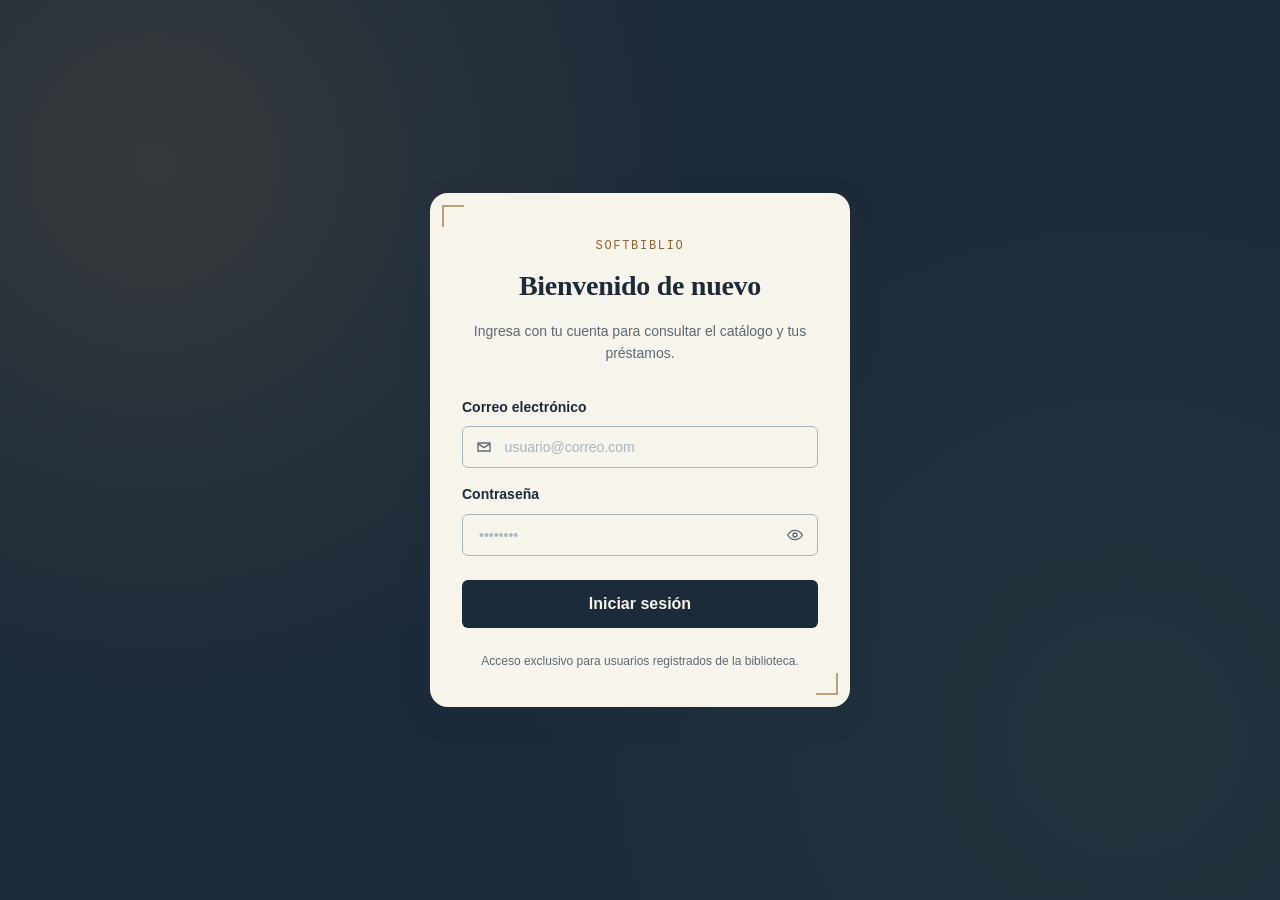
<file: index.html>
<!DOCTYPE html>
<html lang="es">
<head>
  <meta charset="UTF-8">
  <meta http-equiv="refresh" content="0; url=src/app/auth/index.html">
  <title>SoftBiblio</title>
</head>
<body>
  <p>SoftBiblio…
    Si no ocurre, <a href="src/app/auth/index.html">haz clic aquí</a>.</p>
</body>
</html>
</file>
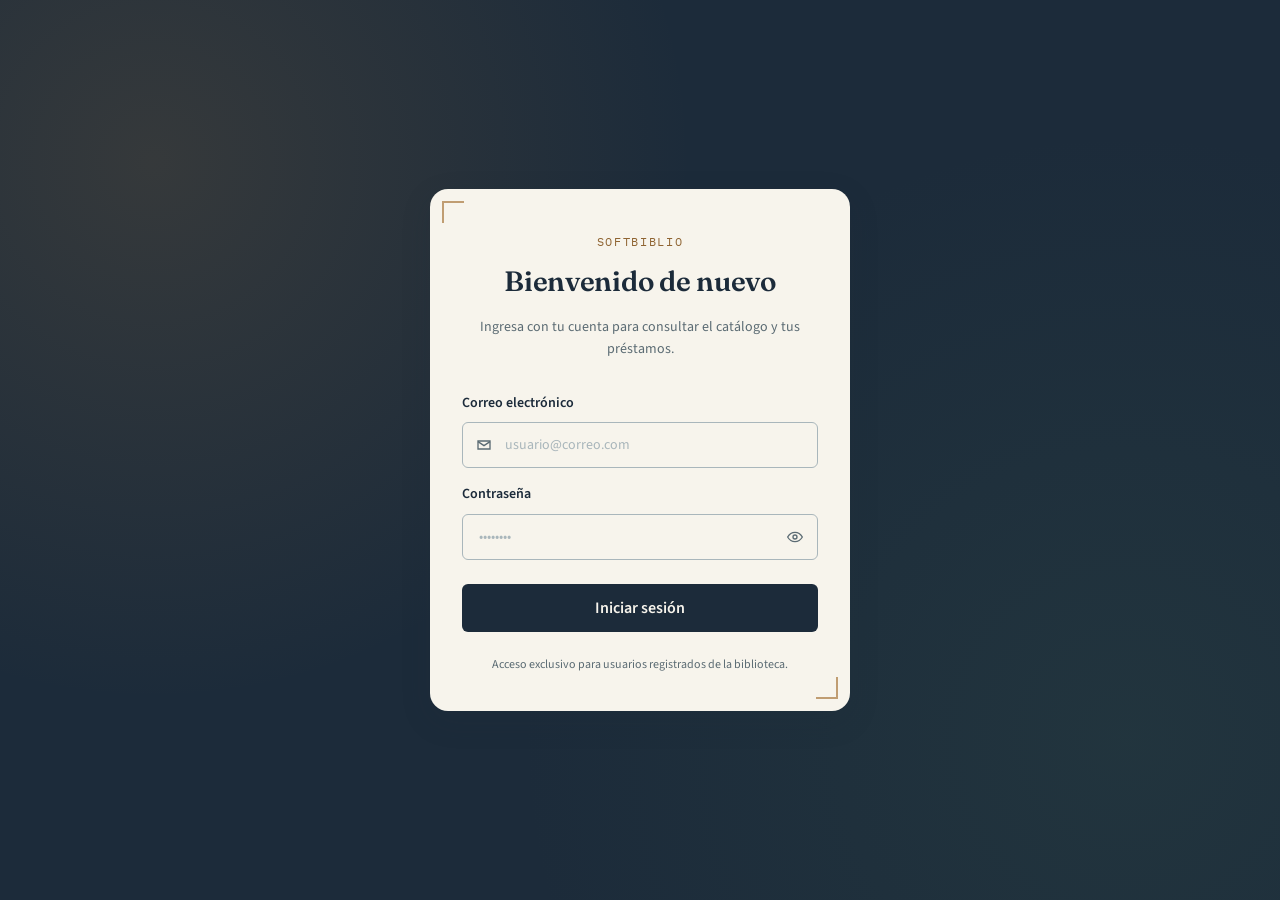
<file: src/app/auth/index.html>
<!DOCTYPE html>
<html lang="es">
<head>
<meta charset="UTF-8">
<meta name="viewport" content="width=device-width, initial-scale=1.0">
<title>SoftBiblio · Iniciar sesión</title>
<link rel="preconnect" href="https://fonts.googleapis.com">
<link href="https://fonts.googleapis.com/css2?family=Fraunces:wght@500;600&family=Source+Sans+3:wght@400;600;700&family=IBM+Plex+Mono:wght@500;700&display=swap" rel="stylesheet">
<link rel="stylesheet" href="../../styles/globals.css">
</head>
<body>
  <main class="auth-shell">
    <section class="auth-card">
      <p class="eyebrow auth-card__eyebrow">SoftBiblio</p>
      <h1 class="auth-card__title">Bienvenido de nuevo</h1>
      <p class="auth-card__subtitle">Ingresa con tu cuenta para consultar el catálogo y tus préstamos.</p>

      <div class="auth-alert" id="authAlert" role="alert"></div>

      <form id="authForm" novalidate>
        <div class="field" id="emailField" style="margin-bottom: var(--space-4);">
          <label class="field-label" for="email">Correo electrónico</label>
          <div class="field-wrap">
            <span class="field-icon" aria-hidden="true">
              <svg width="16" height="16" viewBox="0 0 24 24" fill="none" stroke="currentColor" stroke-width="2"><path d="M3 6h18v12H3z"/><path d="m3 7 9 6 9-6"/></svg>
            </span>
            <input class="input has-icon-left" type="email" id="email" name="email" placeholder="usuario@correo.com" autocomplete="username">
          </div>
          <span class="field-error" id="emailError"></span>
        </div>

        <div class="field" id="passwordField" style="margin-bottom: var(--space-5);">
          <label class="field-label" for="password">Contraseña</label>
          <div class="field-wrap">
            <input class="input has-icon-right" type="password" id="password" name="password" placeholder="••••••••" autocomplete="current-password">
            <button class="field-action" type="button" id="togglePassword" aria-label="Mostrar contraseña">
              <svg width="16" height="16" viewBox="0 0 24 24" fill="none" stroke="currentColor" stroke-width="2"><path d="M1 12s4-7 11-7 11 7 11 7-4 7-11 7-11-7-11-7Z"/><circle cx="12" cy="12" r="3"/></svg>
            </button>
          </div>
          <span class="field-error" id="passwordError"></span>
        </div>

        <button class="btn btn-primary btn-block btn-lg" type="submit" id="submitBtn">
          <span class="btn-spinner" id="submitSpinner" style="display: none;" aria-hidden="true"></span>
          <span id="submitLabel">Iniciar sesión</span>
        </button>
      </form>

      <p class="auth-foot">Acceso exclusivo para usuarios registrados de la biblioteca.</p>
    </section>
  </main>

  <script type="module" src="../../features/auth/controllers/useAuth.js"></script>
</body>
</html>
</file>
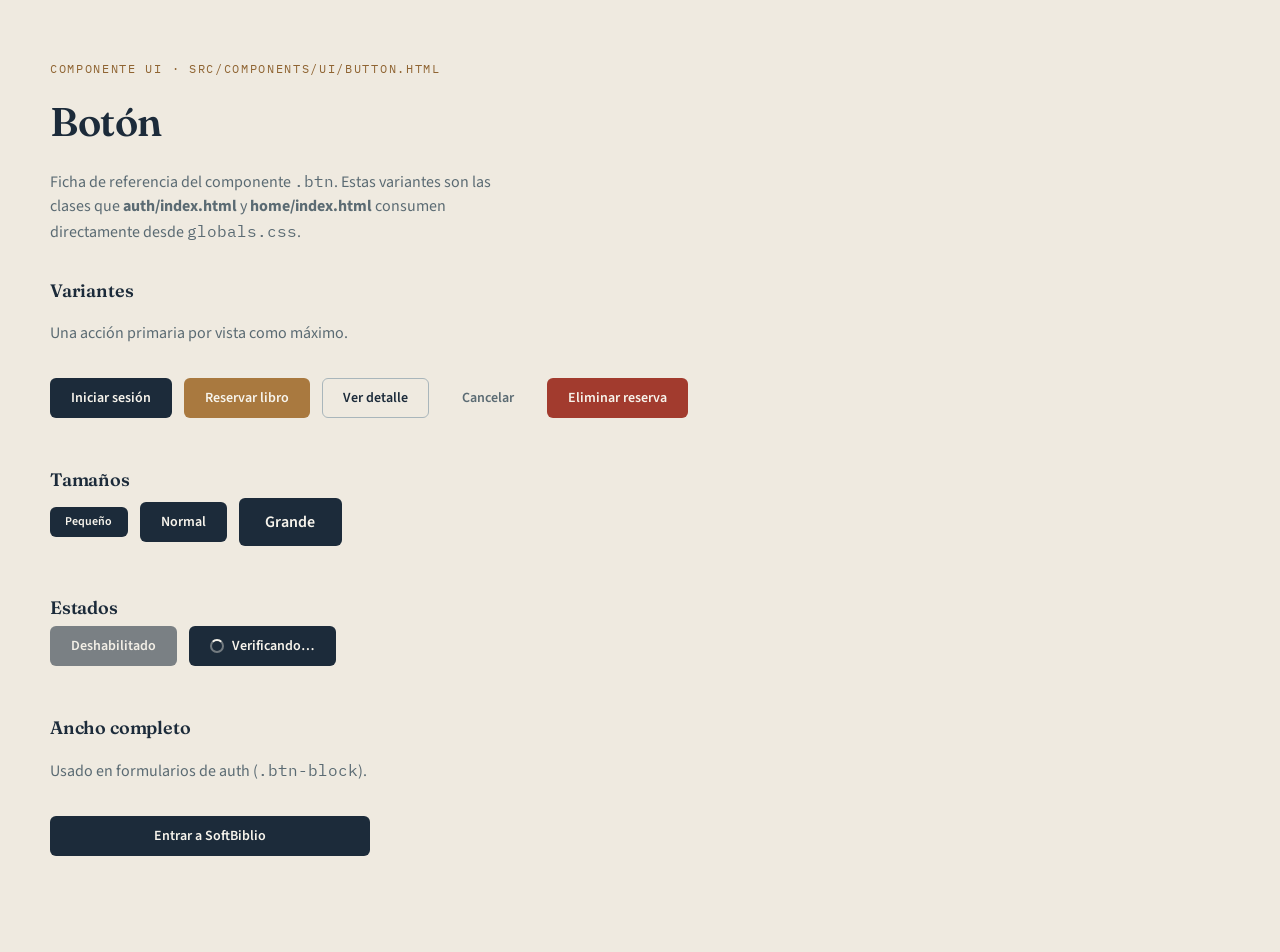
<file: src/components/ui/button.html>
<!DOCTYPE html>
<html lang="es">
<head>
<meta charset="UTF-8">
<meta name="viewport" content="width=device-width, initial-scale=1.0">
<title>SoftBiblio · Componente: Botón</title>
<link rel="preconnect" href="https://fonts.googleapis.com">
<link href="https://fonts.googleapis.com/css2?family=Fraunces:wght@500;600&family=Source+Sans+3:wght@400;600;700&family=IBM+Plex+Mono:wght@500;700&display=swap" rel="stylesheet">
<link rel="stylesheet" href="../../styles/globals.css">
<style>
  .showcase { padding: var(--space-7) 0; }
  .showcase h1 { font-size: var(--text-3xl); margin-bottom: var(--space-2); }
  .showcase p.text-muted { margin-bottom: var(--space-6); max-width: 60ch; }
  .swatch-group { margin-bottom: var(--space-7); }
  .swatch-group h2 { font-size: var(--text-lg); margin-bottom: var(--space-1); }
  .swatch-group .desc { margin-bottom: var(--space-4); }
  .row { display: flex; flex-wrap: wrap; align-items: center; }
</style>
</head>
<body>
  <div class="container showcase">
    <p class="eyebrow">Componente UI · src/components/ui/button.html</p>
    <h1>Botón</h1>
    <p class="text-muted">
      Ficha de referencia del componente <code class="font-mono">.btn</code>. Estas variantes
      son las clases que <strong>auth/index.html</strong> y <strong>home/index.html</strong>
      consumen directamente desde <code class="font-mono">globals.css</code>.
    </p>

    <section class="swatch-group">
      <h2>Variantes</h2>
      <p class="desc text-muted">Una acción primaria por vista como máximo.</p>
      <div class="row gap-3">
        <button class="btn btn-primary">Iniciar sesión</button>
        <button class="btn btn-brass">Reservar libro</button>
        <button class="btn btn-outline">Ver detalle</button>
        <button class="btn btn-ghost">Cancelar</button>
        <button class="btn btn-danger">Eliminar reserva</button>
      </div>
    </section>

    <section class="swatch-group">
      <h2>Tamaños</h2>
      <div class="row gap-3">
        <button class="btn btn-primary btn-sm">Pequeño</button>
        <button class="btn btn-primary">Normal</button>
        <button class="btn btn-primary btn-lg">Grande</button>
      </div>
    </section>

    <section class="swatch-group">
      <h2>Estados</h2>
      <div class="row gap-3">
        <button class="btn btn-primary" disabled>Deshabilitado</button>
        <button class="btn btn-primary" id="btnLoading">
          <span class="btn-spinner" aria-hidden="true"></span> Verificando…
        </button>
      </div>
    </section>

    <section class="swatch-group">
      <h2>Ancho completo</h2>
      <p class="desc text-muted">Usado en formularios de auth (<code class="font-mono">.btn-block</code>).</p>
      <div style="max-width: 320px;">
        <button class="btn btn-primary btn-block">Entrar a SoftBiblio</button>
      </div>
    </section>
  </div>
</body>
</html>
</file>
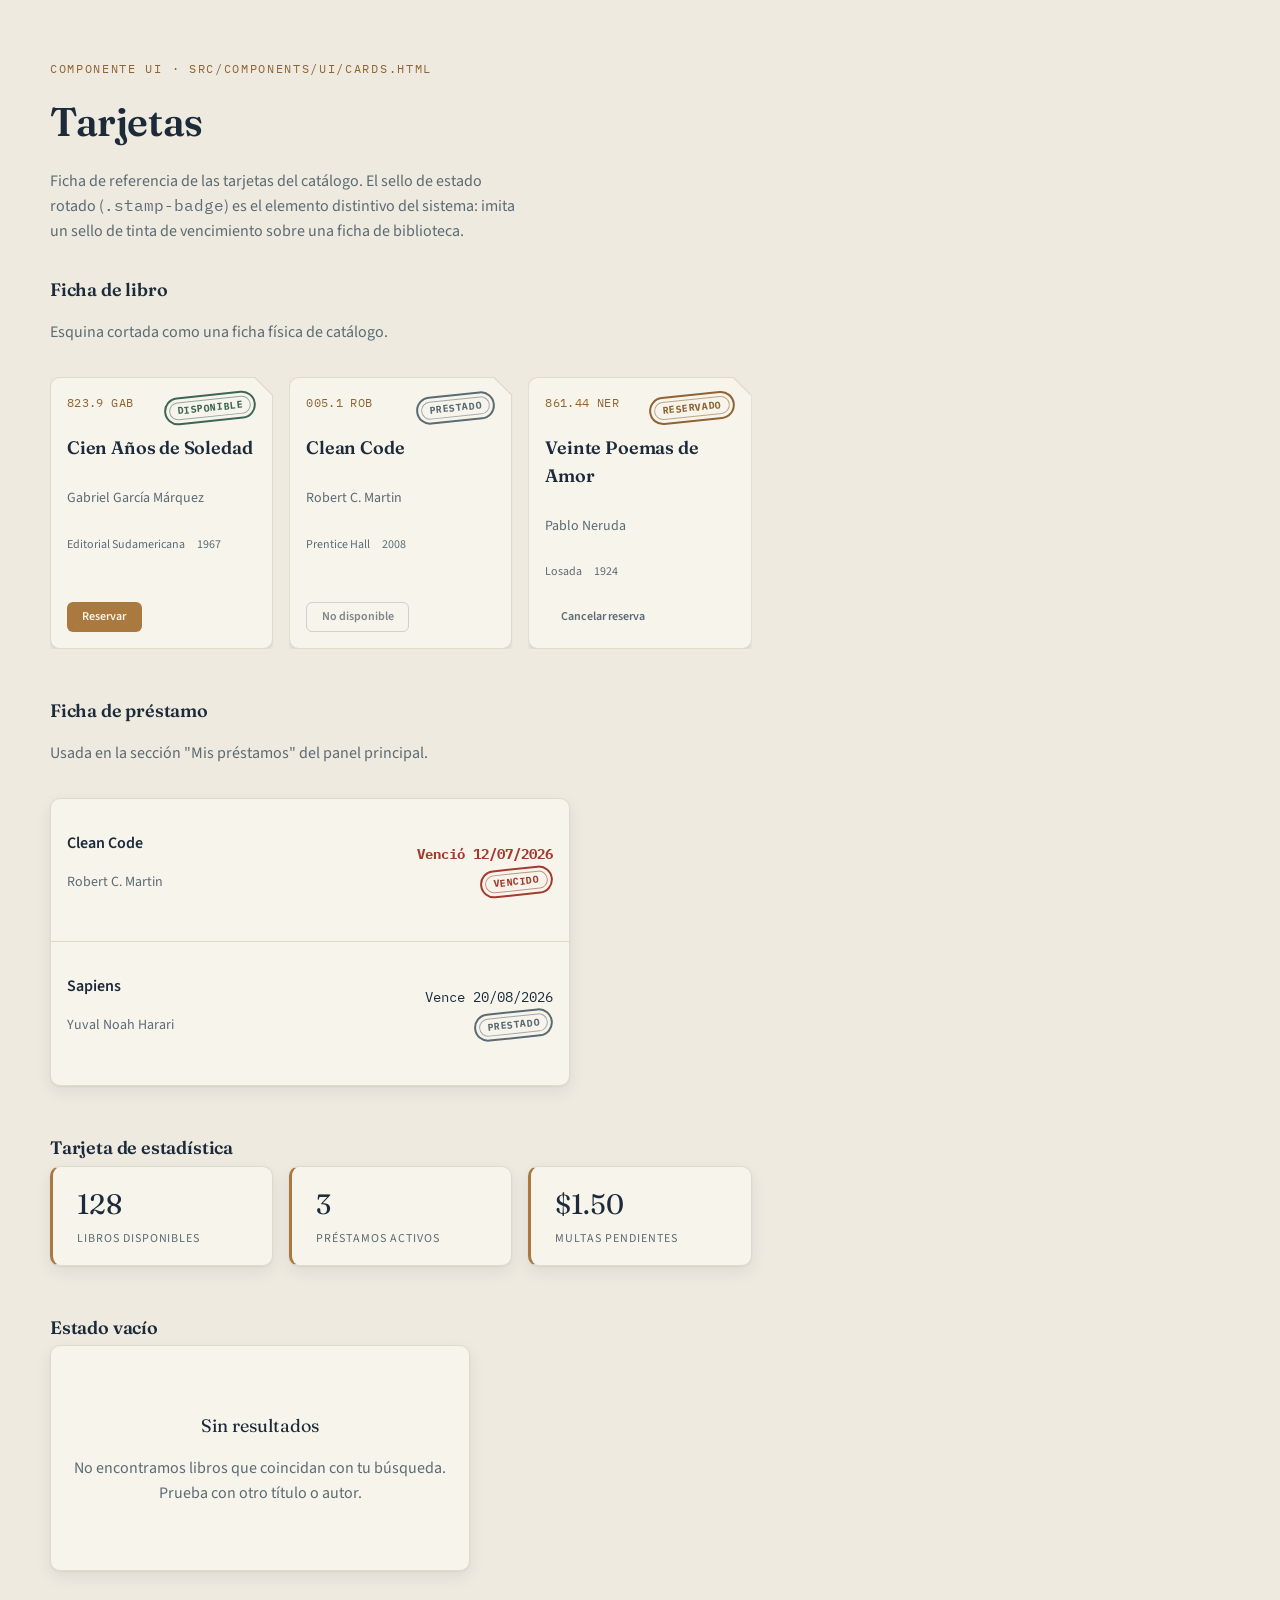
<file: src/components/ui/cards.html>
<!DOCTYPE html>
<html lang="es">
<head>
<meta charset="UTF-8">
<meta name="viewport" content="width=device-width, initial-scale=1.0">
<title>SoftBiblio · Componente: Tarjetas</title>
<link rel="preconnect" href="https://fonts.googleapis.com">
<link href="https://fonts.googleapis.com/css2?family=Fraunces:wght@500;600&family=Source+Sans+3:wght@400;600;700&family=IBM+Plex+Mono:wght@500;700&display=swap" rel="stylesheet">
<link rel="stylesheet" href="../../styles/globals.css">
<style>
  .showcase { padding: var(--space-7) 0; }
  .showcase h1 { font-size: var(--text-3xl); margin-bottom: var(--space-2); }
  .showcase p.text-muted { margin-bottom: var(--space-6); max-width: 60ch; }
  .swatch-group { margin-bottom: var(--space-7); }
  .swatch-group h2 { font-size: var(--text-lg); margin-bottom: var(--space-1); }
  .swatch-group .desc { margin-bottom: var(--space-4); }
  .demo-grid { display: grid; grid-template-columns: repeat(auto-fill, minmax(220px, 1fr)); gap: var(--space-4); }
</style>
</head>
<body>
  <div class="container showcase">
    <p class="eyebrow">Componente UI · src/components/ui/cards.html</p>
    <h1>Tarjetas</h1>
    <p class="text-muted">
      Ficha de referencia de las tarjetas del catálogo. El sello de estado rotado
      (<code class="font-mono">.stamp-badge</code>) es el elemento distintivo del sistema:
      imita un sello de tinta de vencimiento sobre una ficha de biblioteca.
    </p>

    <section class="swatch-group">
      <h2>Ficha de libro</h2>
      <p class="desc text-muted">Esquina cortada como una ficha física de catálogo.</p>
      <div class="demo-grid">
        <article class="card book-card">
          <div class="book-card__top">
            <span class="book-card__call">823.9 GAB</span>
            <span class="stamp-badge stamp-disponible">Disponible</span>
          </div>
          <h3 class="book-card__title">Cien Años de Soledad</h3>
          <p class="book-card__author">Gabriel García Márquez</p>
          <div class="book-card__meta"><span>Editorial Sudamericana</span><span>1967</span></div>
          <div class="book-card__foot">
            <button class="btn btn-brass btn-sm">Reservar</button>
          </div>
        </article>

        <article class="card book-card">
          <div class="book-card__top">
            <span class="book-card__call">005.1 ROB</span>
            <span class="stamp-badge stamp-prestado">Prestado</span>
          </div>
          <h3 class="book-card__title">Clean Code</h3>
          <p class="book-card__author">Robert C. Martin</p>
          <div class="book-card__meta"><span>Prentice Hall</span><span>2008</span></div>
          <div class="book-card__foot">
            <button class="btn btn-outline btn-sm" disabled>No disponible</button>
          </div>
        </article>

        <article class="card book-card">
          <div class="book-card__top">
            <span class="book-card__call">861.44 NER</span>
            <span class="stamp-badge stamp-reservado">Reservado</span>
          </div>
          <h3 class="book-card__title">Veinte Poemas de Amor</h3>
          <p class="book-card__author">Pablo Neruda</p>
          <div class="book-card__meta"><span>Losada</span><span>1924</span></div>
          <div class="book-card__foot">
            <button class="btn btn-ghost btn-sm">Cancelar reserva</button>
          </div>
        </article>
      </div>
    </section>

    <section class="swatch-group">
      <h2>Ficha de préstamo</h2>
      <p class="desc text-muted">Usada en la sección "Mis préstamos" del panel principal.</p>
      <div class="card" style="max-width: 520px;">
        <div class="loan-card">
          <div>
            <p style="font-weight:600;">Clean Code</p>
            <p class="text-muted" style="font-size:var(--text-sm);">Robert C. Martin</p>
          </div>
          <div class="stack" style="align-items:flex-end; gap:2px;">
            <span class="loan-card__due is-late">Venció 12/07/2026</span>
            <span class="stamp-badge stamp-vencido">Vencido</span>
          </div>
        </div>
        <div class="loan-card">
          <div>
            <p style="font-weight:600;">Sapiens</p>
            <p class="text-muted" style="font-size:var(--text-sm);">Yuval Noah Harari</p>
          </div>
          <div class="stack" style="align-items:flex-end; gap:2px;">
            <span class="loan-card__due">Vence 20/08/2026</span>
            <span class="stamp-badge stamp-prestado">Prestado</span>
          </div>
        </div>
      </div>
    </section>

    <section class="swatch-group">
      <h2>Tarjeta de estadística</h2>
      <div class="demo-grid">
        <div class="card stat-card">
          <span class="stat-card__value">128</span>
          <span class="stat-card__label">Libros disponibles</span>
        </div>
        <div class="card stat-card">
          <span class="stat-card__value">3</span>
          <span class="stat-card__label">Préstamos activos</span>
        </div>
        <div class="card stat-card">
          <span class="stat-card__value">$1.50</span>
          <span class="stat-card__label">Multas pendientes</span>
        </div>
      </div>
    </section>

    <section class="swatch-group">
      <h2>Estado vacío</h2>
      <div class="card empty-state" style="max-width: 420px;">
        <p class="empty-state__title">Sin resultados</p>
        <p>No encontramos libros que coincidan con tu búsqueda. Prueba con otro título o autor.</p>
      </div>
    </section>
  </div>
</body>
</html>
</file>
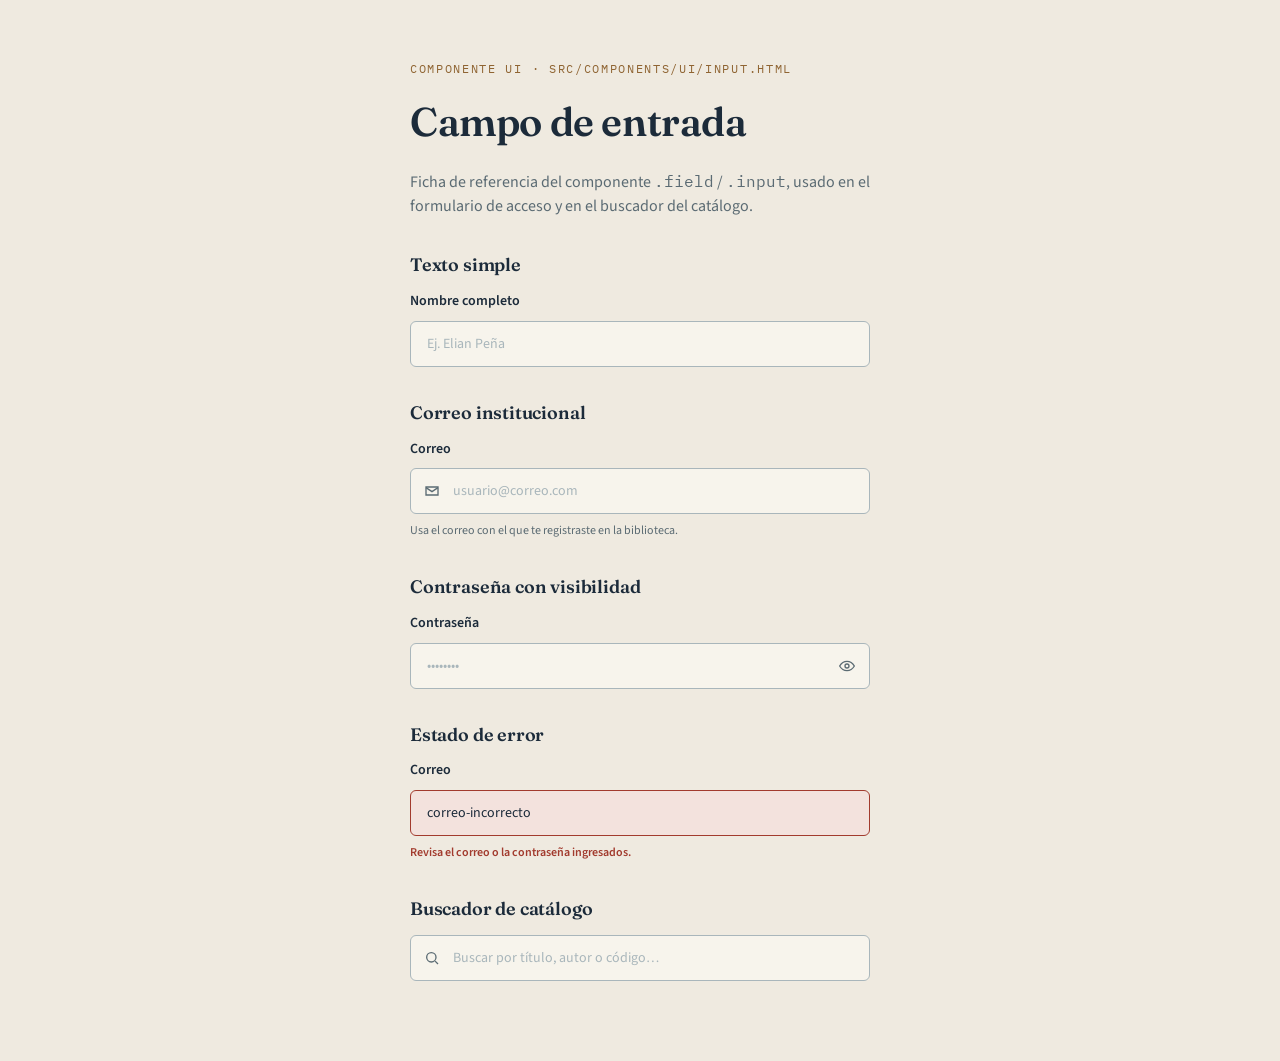
<file: src/components/ui/input.html>
<!DOCTYPE html>
<html lang="es">
<head>
<meta charset="UTF-8">
<meta name="viewport" content="width=device-width, initial-scale=1.0">
<title>SoftBiblio · Componente: Campo de entrada</title>
<link rel="preconnect" href="https://fonts.googleapis.com">
<link href="https://fonts.googleapis.com/css2?family=Fraunces:wght@500;600&family=Source+Sans+3:wght@400;600;700&family=IBM+Plex+Mono:wght@500;700&display=swap" rel="stylesheet">
<link rel="stylesheet" href="../../styles/globals.css">
<style>
  .showcase { padding: var(--space-7) 0; max-width: 460px; }
  .showcase h1 { font-size: var(--text-3xl); margin-bottom: var(--space-2); }
  .showcase p.text-muted { margin-bottom: var(--space-6); max-width: 60ch; }
  .swatch-group { margin-bottom: var(--space-6); }
  .swatch-group h2 { font-size: var(--text-lg); margin-bottom: var(--space-3); }
  .icon { width: 16px; height: 16px; }
</style>
</head>
<body>
  <div class="container showcase">
    <p class="eyebrow">Componente UI · src/components/ui/input.html</p>
    <h1>Campo de entrada</h1>
    <p class="text-muted">
      Ficha de referencia del componente <code class="font-mono">.field</code> /
      <code class="font-mono">.input</code>, usado en el formulario de acceso y en el
      buscador del catálogo.
    </p>

    <section class="swatch-group">
      <h2>Texto simple</h2>
      <div class="field">
        <label class="field-label" for="demoName">Nombre completo</label>
        <div class="field-wrap">
          <input class="input" type="text" id="demoName" placeholder="Ej. Elian Peña">
        </div>
      </div>
    </section>

    <section class="swatch-group">
      <h2>Correo institucional</h2>
      <div class="field">
        <label class="field-label" for="demoEmail">Correo</label>
        <div class="field-wrap">
          <span class="field-icon" aria-hidden="true">
            <svg class="icon" viewBox="0 0 24 24" fill="none" stroke="currentColor" stroke-width="2"><path d="M3 6h18v12H3z"/><path d="m3 7 9 6 9-6"/></svg>
          </span>
          <input class="input has-icon-left" type="email" id="demoEmail" placeholder="usuario@correo.com">
        </div>
        <span class="field-hint">Usa el correo con el que te registraste en la biblioteca.</span>
      </div>
    </section>

    <section class="swatch-group">
      <h2>Contraseña con visibilidad</h2>
      <div class="field">
        <label class="field-label" for="demoPass">Contraseña</label>
        <div class="field-wrap">
          <input class="input has-icon-right" type="password" id="demoPass" placeholder="••••••••">
          <button class="field-action" type="button" aria-label="Mostrar contraseña" id="demoToggle">
            <svg class="icon" viewBox="0 0 24 24" fill="none" stroke="currentColor" stroke-width="2"><path d="M1 12s4-7 11-7 11 7 11 7-4 7-11 7-11-7-11-7Z"/><circle cx="12" cy="12" r="3"/></svg>
          </button>
        </div>
      </div>
    </section>

    <section class="swatch-group">
      <h2>Estado de error</h2>
      <div class="field is-error">
        <label class="field-label" for="demoErr">Correo</label>
        <div class="field-wrap">
          <input class="input" type="email" id="demoErr" value="correo-incorrecto">
        </div>
        <span class="field-error">Revisa el correo o la contraseña ingresados.</span>
      </div>
    </section>

    <section class="swatch-group">
      <h2>Buscador de catálogo</h2>
      <div class="field-wrap">
        <span class="field-icon" aria-hidden="true">
          <svg class="icon" viewBox="0 0 24 24" fill="none" stroke="currentColor" stroke-width="2"><circle cx="11" cy="11" r="7"/><path d="m21 21-4.3-4.3"/></svg>
        </span>
        <input class="input has-icon-left" type="search" placeholder="Buscar por título, autor o código…">
      </div>
    </section>
  </div>

  <script>
    document.getElementById('demoToggle').addEventListener('click', function () {
      var input = document.getElementById('demoPass');
      input.type = input.type === 'password' ? 'text' : 'password';
    });
  </script>
</body>
</html>
</file>
<file: src/styles/globals.css>
:root {

  --ink-900: #1c2b3a;   
  --ink-700: #2c4256;    
  --paper-50: #f7f4ec; 
  --paper-100: #efeae0;  
  --paper-200: #e2dac9;  
  --brass-500: #a9793f;   
  --brass-600: #8f6432; 
  --moss-600: #3f6652;   
  --moss-100: #e2ebe4;   
  --stamp-600: #a23b2e;
  --stamp-100: #f3e2dd;  
  --slate-500: #5b6b73;
  --slate-300: #a9b6bb;  
  --font-display: "Fraunces", "Iowan Old Style", serif;
  --font-body: "Source Sans 3", "Segoe UI", sans-serif;
  --font-mono: "IBM Plex Mono", "Courier New", monospace;
  --text-xs: 0.75rem; --text-sm: 0.875rem; --text-base: 1rem;
  --text-lg: 1.125rem; --text-xl: 1.375rem; --text-2xl: 1.75rem; --text-3xl: 2.5rem;
  --space-1: 0.25rem; --space-2: 0.5rem; --space-3: 0.75rem; --space-4: 1rem;
  --space-5: 1.5rem; --space-6: 2rem; --space-7: 3rem;
  --radius-sm: 6px; --radius-md: 10px; --radius-lg: 18px;
  --shadow-card: 0 1px 2px rgba(28, 43, 58, 0.06), 0 6px 16px rgba(28, 43, 58, 0.08);
  --shadow-raised: 0 10px 30px rgba(28, 43, 58, 0.16);
  --border-hairline: 1px solid var(--paper-200);
}
*, *::before, *::after { box-sizing: border-box; }
html { -webkit-text-size-adjust: 100%; }
body {
  margin: 0; background: var(--paper-100); color: var(--ink-900);
  font-family: var(--font-body); font-size: var(--text-base); line-height: 1.55;
  -webkit-font-smoothing: antialiased;
}
img { max-width: 100%; display: block; }
button { font-family: inherit; }
a { color: inherit; }
ul { list-style: none; margin: 0; padding: 0; }
:focus-visible { outline: 2px solid var(--brass-500); outline-offset: 2px; }
@media (prefers-reduced-motion: reduce) {
  *, *::before, *::after { animation-duration: 0.001ms !important; transition-duration: 0.001ms !important; }
}
h1, h2, h3, .font-display { font-family: var(--font-display); font-weight: 600; letter-spacing: -0.01em; margin: 0; }
.eyebrow { font-family: var(--font-mono); font-size: var(--text-xs); letter-spacing: 0.14em; text-transform: uppercase; color: var(--brass-600); }
.text-muted { color: var(--slate-500); }
.font-mono { font-family: var(--font-mono); }
.container { width: 100%; max-width: 1180px; margin-inline: auto; padding-inline: var(--space-5); }
.stack { display: flex; flex-direction: column; }
.cluster { display: flex; align-items: center; }
.gap-2 { gap: var(--space-2); } .gap-3 { gap: var(--space-3); } .gap-4 { gap: var(--space-4); } .gap-5 { gap: var(--space-5); }
.btn {
  display: inline-flex; align-items: center; justify-content: center; gap: var(--space-2);
  font-family: var(--font-body); font-weight: 600; font-size: var(--text-sm); line-height: 1;
  padding: 0.75rem 1.25rem; border-radius: var(--radius-sm); border: 1px solid transparent;
  cursor: pointer; transition: transform 0.12s ease, background-color 0.15s ease, box-shadow 0.15s ease;
  white-space: nowrap;
}
.btn:active { transform: translateY(1px); }
.btn:disabled { cursor: not-allowed; opacity: 0.55; transform: none; }
.btn-primary { background: var(--ink-900); color: var(--paper-50); }
.btn-primary:hover:not(:disabled) { background: var(--ink-700); }
.btn-brass { background: var(--brass-500); color: var(--paper-50); }
.btn-brass:hover:not(:disabled) { background: var(--brass-600); }
.btn-outline { background: transparent; color: var(--ink-900); border-color: var(--slate-300); }
.btn-outline:hover:not(:disabled) { border-color: var(--ink-900); background: var(--paper-50); }
.btn-ghost { background: transparent; color: var(--slate-500); }
.btn-ghost:hover:not(:disabled) { color: var(--ink-900); background: var(--paper-200); }
.btn-danger { background: var(--stamp-600); color: var(--paper-50); }
.btn-danger:hover:not(:disabled) { background: #892f24; }
.btn-sm { padding: 0.5rem 0.9rem; font-size: var(--text-xs); }
.btn-lg { padding: 0.95rem 1.6rem; font-size: var(--text-base); }
.btn-block { width: 100%; }
.btn-spinner {
  width: 14px; height: 14px; border: 2px solid rgba(247, 244, 236, 0.4);
  border-top-color: currentColor; border-radius: 50%; animation: spin 0.7s linear infinite;
}
@keyframes spin { to { transform: rotate(360deg); } }
.field { display: flex; flex-direction: column; gap: var(--space-2); }
.field-label { font-size: var(--text-sm); font-weight: 600; color: var(--ink-900); }
.field-wrap { position: relative; display: flex; align-items: center; }
.field-icon { position: absolute; left: 0.9rem; color: var(--slate-500); pointer-events: none; display: flex; }
.input {
  width: 100%; font-family: var(--font-body); font-size: var(--text-sm); color: var(--ink-900);
  background: var(--paper-50); border: 1px solid var(--slate-300); border-radius: var(--radius-sm);
  padding: 0.75rem 1rem; transition: border-color 0.15s ease, box-shadow 0.15s ease;
}
.input::placeholder { color: var(--slate-300); }
.input:focus { outline: none; border-color: var(--brass-500); box-shadow: 0 0 0 3px rgba(169, 121, 63, 0.18); }
.field-wrap .input.has-icon-left { padding-left: 2.6rem; }
.field-wrap .input.has-icon-right { padding-right: 2.6rem; }
.field-action { position: absolute; right: 0.6rem; background: none; border: none; color: var(--slate-500); cursor: pointer; padding: 0.35rem; display: flex; border-radius: 4px; }
.field-action:hover { color: var(--ink-900); }
.field-hint { font-size: var(--text-xs); color: var(--slate-500); }
.field.is-error .input { border-color: var(--stamp-600); background: var(--stamp-100); }
.field-error { font-size: var(--text-xs); color: var(--stamp-600); font-weight: 600; display: none; }
.field.is-error .field-error { display: block; }
.stamp-badge {
  --stamp-color: var(--moss-600);
  display: inline-flex; align-items: center; justify-content: center;
  font-family: var(--font-mono); font-size: 0.62rem; font-weight: 700; letter-spacing: 0.06em;
  text-transform: uppercase; color: var(--stamp-color); border: 2px solid var(--stamp-color);
  border-radius: 999px; padding: 0.45rem 0.7rem; transform: rotate(-6deg); position: relative; line-height: 1;
}
.stamp-badge::before {
  content: ""; position: absolute; inset: 3px; border: 1px solid var(--stamp-color); border-radius: 999px; opacity: 0.55;
}
.stamp-disponible { --stamp-color: var(--moss-600); }
.stamp-prestado { --stamp-color: var(--slate-500); }
.stamp-reservado { --stamp-color: var(--brass-600); }
.stamp-vencido { --stamp-color: var(--stamp-600); }
.card { background: var(--paper-50); border-radius: var(--radius-md); box-shadow: var(--shadow-card); border: var(--border-hairline); }
.book-card {
  position: relative; padding: var(--space-4); display: flex; flex-direction: column; gap: var(--space-3);
  clip-path: polygon(0 0, calc(100% - 18px) 0, 100% 18px, 100% 100%, 0 100%);
}
.book-card::after {
  content: ""; position: absolute; top: 0; right: 0; width: 18px; height: 18px;
  background: var(--paper-200); clip-path: polygon(0 0, 100% 0, 100% 100%);
}
.book-card__top { display: flex; justify-content: space-between; align-items: flex-start; gap: var(--space-3); }
.book-card__call { font-family: var(--font-mono); font-size: var(--text-xs); color: var(--brass-600); letter-spacing: 0.03em; }
.book-card__title { font-family: var(--font-display); font-size: var(--text-lg); font-weight: 600; }
.book-card__author { font-size: var(--text-sm); color: var(--slate-500); }
.book-card__meta { display: flex; gap: var(--space-3); font-size: var(--text-xs); color: var(--slate-500); }
.book-card__foot { display: flex; justify-content: space-between; align-items: center; margin-top: auto; padding-top: var(--space-2); }
.loan-card { display: flex; justify-content: space-between; align-items: center; gap: var(--space-4); padding: var(--space-4); border-bottom: var(--border-hairline); }
.loan-card:last-child { border-bottom: none; }
.loan-card__due { font-family: var(--font-mono); font-size: var(--text-sm); }
.loan-card__due.is-late { color: var(--stamp-600); font-weight: 700; }
.stat-card { padding: var(--space-4) var(--space-5); display: flex; flex-direction: column; gap: var(--space-1); border-left: 3px solid var(--brass-500); }
.stat-card__value { font-family: var(--font-display); font-size: var(--text-2xl); }
.stat-card__label { font-size: var(--text-xs); color: var(--slate-500); text-transform: uppercase; letter-spacing: 0.08em; }
.notice-item { display: flex; gap: var(--space-3); padding: var(--space-3) 0; border-bottom: var(--border-hairline); }
.notice-item:last-child { border-bottom: none; }
.notice-dot { width: 8px; height: 8px; border-radius: 50%; margin-top: 6px; flex-shrink: 0; background: var(--brass-500); }
.notice-dot.is-urgent { background: var(--stamp-600); }
.empty-state { text-align: center; padding: var(--space-7) var(--space-4); color: var(--slate-500); }
.empty-state__title { font-family: var(--font-display); color: var(--ink-900); font-size: var(--text-lg); margin-bottom: var(--space-2); }
.navbar { background: var(--ink-900); color: var(--paper-50); }
.navbar__inner { display: flex; align-items: center; justify-content: space-between; padding-block: var(--space-3); }
.navbar__brand { display: flex; align-items: center; gap: var(--space-2); font-family: var(--font-display); font-size: var(--text-lg); }
.navbar__brand-mark { width: 32px; height: 32px; border: 2px solid var(--brass-500); border-radius: 50%; display: flex; align-items: center; justify-content: center; font-family: var(--font-mono); font-size: var(--text-xs); color: var(--brass-500); }
.navbar__user { font-size: var(--text-sm); color: var(--slate-300); }
.auth-shell {
  min-height: 100vh; display: flex; align-items: center; justify-content: center; background: var(--ink-900);
  background-image: radial-gradient(circle at 12% 18%, rgba(169, 121, 63, 0.18), transparent 40%),
    radial-gradient(circle at 88% 82%, rgba(63, 102, 82, 0.16), transparent 45%);
  padding: var(--space-5);
}
.auth-card {
  width: 100%; max-width: 420px; background: var(--paper-50); border-radius: var(--radius-lg);
  box-shadow: var(--shadow-raised); padding: var(--space-6) var(--space-6) var(--space-5); position: relative;
}
.auth-card::before, .auth-card::after { content: ""; position: absolute; width: 22px; height: 22px; border: 2px solid var(--brass-500); opacity: 0.7; }
.auth-card::before { top: 12px; left: 12px; border-right: none; border-bottom: none; }
.auth-card::after { bottom: 12px; right: 12px; border-left: none; border-top: none; }
.auth-card__eyebrow { text-align: center; margin-bottom: var(--space-2); }
.auth-card__title { font-size: var(--text-2xl); text-align: center; margin-bottom: var(--space-1); }
.auth-card__subtitle { text-align: center; color: var(--slate-500); font-size: var(--text-sm); margin-bottom: var(--space-6); }
.auth-alert { display: none; align-items: flex-start; gap: var(--space-2); background: var(--stamp-100); color: var(--stamp-600); font-size: var(--text-sm); font-weight: 600; padding: var(--space-3); border-radius: var(--radius-sm); margin-bottom: var(--space-4); }
.auth-alert.is-visible { display: flex; }
.auth-foot { text-align: center; margin-top: var(--space-5); font-size: var(--text-xs); color: var(--slate-500); }
.grid-books { display: grid; grid-template-columns: repeat(auto-fill, minmax(230px, 1fr)); gap: var(--space-4); }
.grid-stats { display: grid; grid-template-columns: repeat(4, 1fr); gap: var(--space-4); }
.sr-only { position: absolute; width: 1px; height: 1px; padding: 0; margin: -1px; overflow: hidden; clip: rect(0, 0, 0, 0); white-space: nowrap; border: 0; }
@media (max-width: 860px) {
  .grid-stats { grid-template-columns: repeat(2, 1fr); }
}
@media (max-width: 560px) {
  .grid-stats { grid-template-columns: 1fr; }
  .container { padding-inline: var(--space-4); }
  .auth-card { padding: var(--space-5) var(--space-4); }
}
</file>
